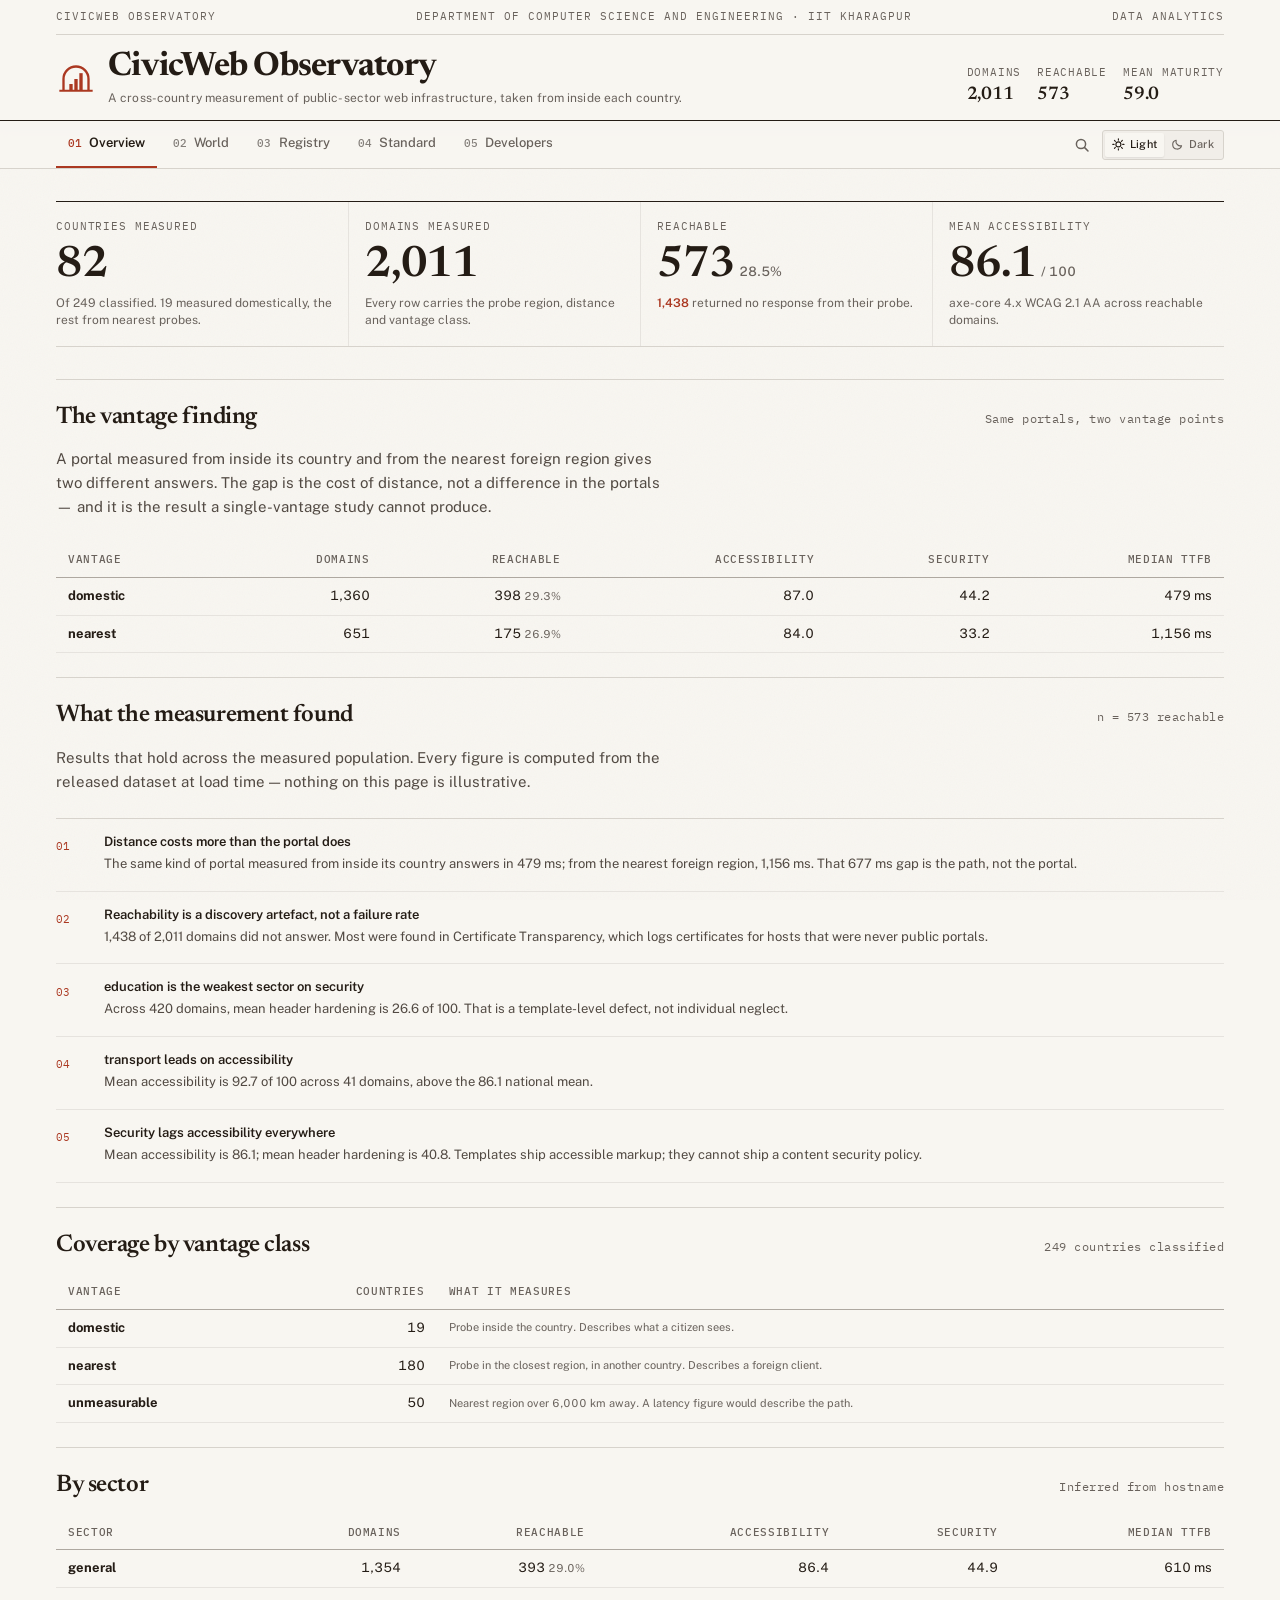
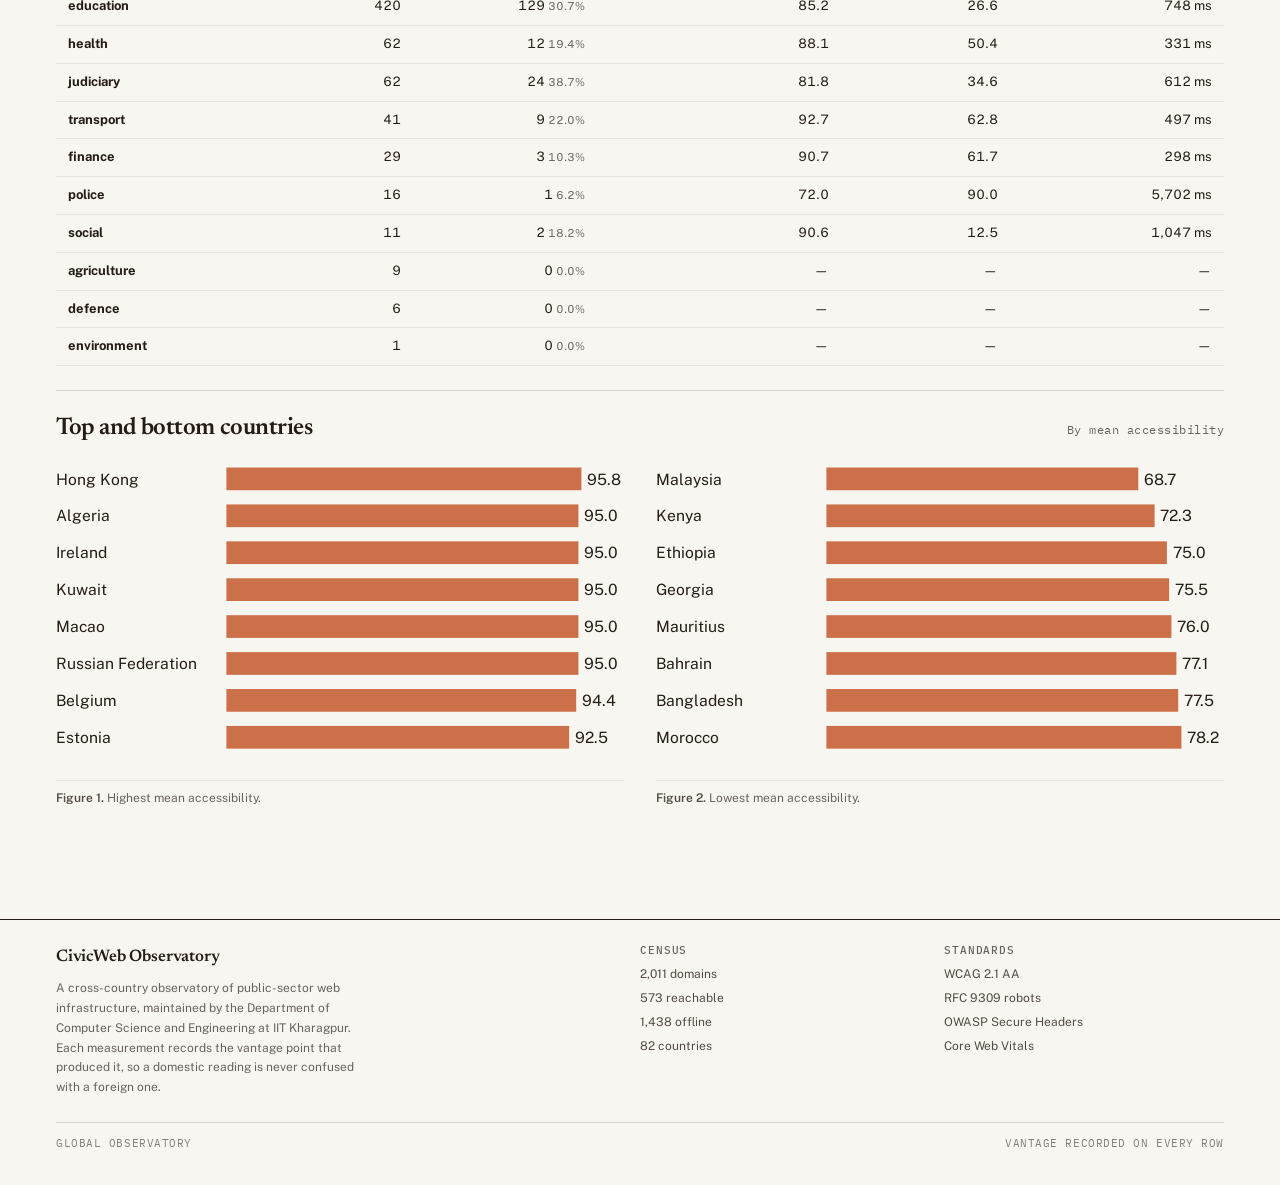
<file: dashboard/index.html>
<!DOCTYPE html>
<html lang="en">
<head>
<meta charset="UTF-8">
<meta name="viewport" content="width=device-width, initial-scale=1">
<title>CivicWeb Observatory — Global Public Web Infrastructure Observatory</title>
<meta name="description" content="A cross-country measurement of public-sector web infrastructure, using axe-core 4.x, real TLS handshakes, the OWASP Secure Headers directive set, and headless-Chromium mobile rendering. Every row records the vantage point that produced it.">
<meta name="color-scheme" content="light dark">
<link rel="stylesheet" href="static/app.css">
<link rel="icon" href="static/favicon.svg" type="image/svg+xml">
<link rel="apple-touch-icon" href="static/favicon.svg">
<script src="static/dataset.js" defer></script>
<script src="static/world.js" defer></script>
<script src="static/world_map.js" defer></script>
<script src="static/global.js" defer></script>
<script src="static/app.js" defer></script>
</head>
<body>

<a class="skip-link" href="#main">Skip to content</a>

<!-- ============================================================ masthead -->
<header class="masthead">
  <div class="shell">
    <div class="masthead__top">
      <span>CivicWeb Observatory</span>
      <span class="hide-sm">Department of Computer Science and Engineering &middot; IIT Kharagpur</span>
      <span>Data Analytics</span>
    </div>

    <div class="masthead__main">
      <div class="wordmark">
        <svg class="wordmark__mark" viewBox="0 0 48 48" aria-hidden="true">
          <g fill="none" stroke="currentColor" stroke-width="2.8" stroke-linecap="butt">
            <path d="M9 38V24a15 15 0 0 1 30 0v14" />
            <path d="M4 38h40" stroke-width="2.4" />
          </g>
          <g fill="currentColor">
            <rect x="16" y="30" width="4" height="8" />
            <rect x="22" y="24" width="4" height="14" />
            <rect x="28" y="17" width="4" height="21" />
          </g>
        </svg>
        <div class="wordmark__text">
          <div class="wordmark__name">CivicWeb Observatory</div>
          <p class="wordmark__sub">A cross-country measurement of public-sector web infrastructure, taken from inside each country.</p>
        </div>
      </div>

      <div class="masthead__meta">
        <div class="masthead__stat">Domains<b data-bind="total">&mdash;</b></div>
        <div class="masthead__stat">Reachable<b data-bind="reachable">&mdash;</b></div>
        <div class="masthead__stat">Mean maturity<b data-bind="maturity">&mdash;</b></div>
      </div>
    </div>
  </div>
</header>

<!-- ================================================================ rail -->
<nav class="rail" aria-label="Sections">
  <div class="shell">
    <div class="rail__inner" role="tablist" aria-label="Observatory sections">
      <button class="rail__btn" role="tab" id="tab-overview" aria-controls="view-overview" aria-selected="true" data-view="overview">
        <span class="rail__num">01</span>Overview
      </button>
      <button class="rail__btn" role="tab" id="tab-world" aria-controls="view-world" aria-selected="false" tabindex="-1" data-view="world">
        <span class="rail__num">02</span>World
      </button>
      <button class="rail__btn" role="tab" id="tab-registry" aria-controls="view-registry" aria-selected="false" tabindex="-1" data-view="registry">
        <span class="rail__num">03</span>Registry
      </button>
      <button class="rail__btn" role="tab" id="tab-standard" aria-controls="view-standard" aria-selected="false" tabindex="-1" data-view="standard">
        <span class="rail__num">04</span>Standard
      </button>
      <button class="rail__btn" role="tab" id="tab-developers" aria-controls="view-developers" aria-selected="false" tabindex="-1" data-view="developers">
        <span class="rail__num">05</span>Developers
      </button>

      <div class="rail__spacer"></div>

      <div class="rail__tools">
        <button class="icon-btn" id="palette-open" type="button" aria-label="Search domains (press slash)" title="Search domains — /">
          <svg viewBox="0 0 16 16" fill="none" stroke="currentColor" stroke-width="1.5" aria-hidden="true">
            <circle cx="7" cy="7" r="4.6"/><path d="M10.4 10.4L14 14" stroke-linecap="round"/>
          </svg>
        </button>

        <div class="theme-switch" role="group" aria-label="Colour theme">
          <button class="theme-switch__btn" type="button" data-theme-set="light" aria-pressed="false">
            <svg viewBox="0 0 16 16" fill="none" stroke="currentColor" stroke-width="1.4" aria-hidden="true">
              <circle cx="8" cy="8" r="3.1"/>
              <path d="M8 1v1.6M8 13.4V15M1 8h1.6M13.4 8H15M3.05 3.05l1.13 1.13M11.82 11.82l1.13 1.13M12.95 3.05l-1.13 1.13M4.18 11.82l-1.13 1.13" stroke-linecap="round"/>
            </svg>
            <span>Light</span>
          </button>
          <button class="theme-switch__btn" type="button" data-theme-set="dark" aria-pressed="false">
            <svg viewBox="0 0 16 16" fill="none" stroke="currentColor" stroke-width="1.4" aria-hidden="true">
              <path d="M13.2 9.6A5.6 5.6 0 0 1 6.4 2.8a5.6 5.6 0 1 0 6.8 6.8z" stroke-linejoin="round"/>
            </svg>
            <span>Dark</span>
          </button>
        </div>
      </div>
    </div>
  </div>
</nav>

<main id="main">
  <div class="shell">

    <!-- ======================================================== 01 OVERVIEW -->
    <section class="view" id="view-overview" role="tabpanel" aria-labelledby="tab-overview" tabindex="0">

      <div class="band" aria-label="Headline figures">
        <div class="band__cell">
          <span class="band__label">Countries measured</span>
          <div class="band__value" data-bind="countries">&mdash;</div>
          <p class="band__note">Of 249 classified. 19 measured domestically, the rest from nearest probes.</p>
        </div>
        <div class="band__cell">
          <span class="band__label">Domains measured</span>
          <div class="band__value" data-bind="total">&mdash;</div>
          <p class="band__note">Every row carries the probe region, distance and vantage class.</p>
        </div>
        <div class="band__cell">
          <span class="band__label">Reachable</span>
          <div class="band__value"><span data-bind="reachable">&mdash;</span><span class="band__unit" data-bind="reachablePct">&mdash;</span></div>
          <p class="band__note"><em data-bind="unreachable">&mdash;</em> returned no response from their probe.</p>
        </div>
        <div class="band__cell">
          <span class="band__label">Mean accessibility</span>
          <div class="band__value"><span data-bind="acc">&mdash;</span><span class="band__unit">/ 100</span></div>
          <p class="band__note">axe-core 4.x WCAG 2.1 AA across reachable domains.</p>
        </div>
      </div>

      <div class="stack" style="margin-top: var(--s6)">

        <section class="section">
          <div class="section__head">
            <h2 class="section__title">The vantage finding</h2>
            <span class="section__note">Same portals, two vantage points</span>
          </div>
          <p class="section__lede">
            A portal measured from inside its country and from the nearest foreign region gives two
            different answers. The gap is the cost of distance, not a difference in the portals &mdash;
            and it is the result a single-vantage study cannot produce.
          </p>
          <div class="table-wrap">
            <table class="table" id="overview-vantage">
              <thead>
                <tr>
                  <th>Vantage</th><th class="num">Domains</th>
                  <th class="num">Reachable</th><th class="num">Accessibility</th>
                  <th class="num">Security</th><th class="num">Median TTFB</th>
                </tr>
              </thead>
              <tbody></tbody>
            </table>
          </div>
        </section>

        <section class="section">
          <div class="section__head">
            <h2 class="section__title">What the measurement found</h2>
            <span class="section__note">n = <span data-bind="reachable">&mdash;</span> reachable</span>
          </div>
          <p class="section__lede">
            Results that hold across the measured population. Every figure is computed from the released
            dataset at load time &mdash; nothing on this page is illustrative.
          </p>
          <ol class="findings" id="findings"></ol>
        </section>

        <section class="section">
          <div class="section__head">
            <h2 class="section__title">Coverage by vantage class</h2>
            <span class="section__note">249 countries classified</span>
          </div>
          <div class="table-wrap">
            <table class="table" id="overview-coverage">
              <thead>
                <tr><th>Vantage</th><th class="num">Countries</th><th>What it measures</th></tr>
              </thead>
              <tbody></tbody>
            </table>
          </div>
        </section>

        <section class="section">
          <div class="section__head">
            <h2 class="section__title">By sector</h2>
            <span class="section__note">Inferred from hostname</span>
          </div>
          <div class="table-wrap">
            <table class="table" id="overview-sectors">
              <thead>
                <tr>
                  <th>Sector</th><th class="num">Domains</th>
                  <th class="num">Reachable</th><th class="num">Accessibility</th>
                  <th class="num">Security</th><th class="num">Median TTFB</th>
                </tr>
              </thead>
              <tbody></tbody>
            </table>
          </div>
        </section>

        <section class="section">
          <div class="section__head">
            <h2 class="section__title">Top and bottom countries</h2>
            <span class="section__note">By mean accessibility</span>
          </div>
          <div class="split split--even">
            <figure class="figure">
              <div id="chart-top-countries"></div>
              <figcaption class="figure__caption"><b>Figure 1.</b> Highest mean accessibility.</figcaption>
            </figure>
            <figure class="figure">
              <div id="chart-bottom-countries"></div>
              <figcaption class="figure__caption"><b>Figure 2.</b> Lowest mean accessibility.</figcaption>
            </figure>
          </div>
        </section>

      </div>
    </section>

    <!-- =========================================================== 02 WORLD -->
    <section class="view" id="view-world" role="tabpanel" aria-labelledby="tab-world" tabindex="0" hidden>
      <div class="section" style="border-top:0; padding-top:0">
        <div class="section__head">
          <h2 class="section__title">World coverage</h2>
          <span class="section__note" id="world-note">249 countries classified</span>
        </div>
        <p class="section__lede">
          Every country is classified by the vantage point that measured it. A
          <b>domestic</b> probe sits inside the country and describes what a citizen sees. A
          <b>nearest</b> probe sits in the closest available region and describes what a foreign
          client sees. The two are never conflated.
        </p>
      </div>

      <div class="world-wrap">
        <svg class="world-map" id="world-map" viewBox="0 0 1000 500" role="img"
             aria-label="World map of measurement coverage by vantage class"></svg>
        <div class="world-legend" id="world-legend"></div>
      </div>

      <div class="world-filters" id="world-filters" role="group" aria-label="Filter countries by status"></div>

      <div class="atlas" style="margin-top: var(--s5)">
        <div class="dossier" id="country-dossier">
          <div class="dossier__head">
            <h3 class="dossier__name" id="country-name">&mdash;</h3>
            <span class="dossier__rank" id="country-vantage"></span>
          </div>
          <div class="dossier__grid">
            <div class="dossier__cell">
              <span class="dossier__k">Domains</span>
              <div class="dossier__v" id="country-domains">&mdash;</div>
            </div>
            <div class="dossier__cell">
              <span class="dossier__k">Reachable</span>
              <div class="dossier__v" id="country-reach">&mdash;</div>
            </div>
            <div class="dossier__cell">
              <span class="dossier__k">Accessibility</span>
              <div class="dossier__v" id="country-acc">&mdash;</div>
            </div>
            <div class="dossier__cell">
              <span class="dossier__k">Security</span>
              <div class="dossier__v" id="country-sec">&mdash;</div>
            </div>
            <div class="dossier__cell">
              <span class="dossier__k">Maturity</span>
              <div class="dossier__v" id="country-mat">&mdash;</div>
            </div>
            <div class="dossier__cell">
              <span class="dossier__k">Median TTFB</span>
              <div class="dossier__v" id="country-ttfb">&mdash;</div>
            </div>
          </div>
          <p class="dossier__note" id="country-note"></p>
          <div style="margin-top: var(--s4); display:flex; gap: var(--s2); flex-wrap: wrap">
            <button class="btn" type="button" id="country-open-registry">
              <svg viewBox="0 0 16 16" fill="none" stroke="currentColor" stroke-width="1.5" aria-hidden="true"><circle cx="7" cy="7" r="4.6"/><path d="M10.4 10.4L14 14" stroke-linecap="round"/></svg>
              Open in registry
            </button>
            <button class="btn" type="button" id="country-copy">Copy summary</button>
          </div>
        </div>

        <div class="stack">
          <h3 class="section__title" style="font-size:var(--fs-h3); font-family:var(--font-ui); font-weight:600">
            What each vantage class can claim
          </h3>
          <div class="table-wrap">
            <table class="table" id="world-vantages">
              <thead>
                <tr><th>Vantage</th><th class="num">Countries</th><th>What it measures</th></tr>
              </thead>
              <tbody></tbody>
            </table>
          </div>
          <p class="future-note">
            A portal measured from both inside and outside its country answers how much of its measured
            quality is the portal and how much is the path to it. That comparison is the contribution.
          </p>
        </div>
      </div>

      <section class="section" style="margin-top: var(--s6)">
        <div class="section__head">
          <h2 class="section__title">Country ranking</h2>
          <span class="section__note">Measured countries, by accessibility</span>
        </div>
        <div class="ledger-scroll">
          <table class="ledger" id="country-rank">
            <thead>
              <tr>
                <th scope="col" style="width:3rem">#</th>
                <th scope="col">Country</th>
                <th scope="col">Vantage</th>
                <th scope="col" style="text-align:right">Domains</th>
                <th scope="col" style="text-align:right">Reachable</th>
                <th scope="col" style="text-align:right">Accessibility</th>
                <th scope="col" style="text-align:right">Security</th>
                <th scope="col" style="text-align:right">Median TTFB</th>
              </tr>
            </thead>
            <tbody id="country-rank-body"></tbody>
          </table>
        </div>
      </section>
    </section>

    <!-- ========================================================= 03 REGISTRY -->
    <section class="view" id="view-registry" role="tabpanel" aria-labelledby="tab-registry" tabindex="0" hidden>
      <div class="section" style="border-top:0; padding-top:0">
        <div class="section__head">
          <h2 class="section__title">Domain registry</h2>
          <span class="section__note">Every measured domain</span>
        </div>
        <p class="section__lede">
          Every domain with its measured values and the probe that produced them. A domain that did not
          answer keeps its diagnostic reason instead of a zero score, so a missing number always means
          &ldquo;not measured&rdquo; rather than &ldquo;measured as zero&rdquo;.
        </p>
      </div>

      <div class="ledger-tools">
        <div class="field">
          <label class="field__label" for="registry-search">Search</label>
          <input class="input input--search" id="registry-search" type="search"
                 placeholder="domain, entity, country&hellip;" autocomplete="off">
        </div>
        <div class="field">
          <label class="field__label" for="registry-tier">Tier</label>
          <select class="select" id="registry-tier">
            <option value="all">All tiers</option>
          </select>
        </div>
        <div class="field">
          <label class="field__label" for="registry-status">Status</label>
          <select class="select" id="registry-status">
            <option value="all">All</option>
            <option value="reachable" selected>Reachable</option>
            <option value="unreachable">Unreachable</option>
          </select>
        </div>
        <div class="field">
          <label class="field__label" for="registry-sort">Sort</label>
          <select class="select" id="registry-sort">
            <option value="domain">Domain, A to Z</option>
            <option value="acc">Accessibility, high to low</option>
            <option value="sec">Security, high to low</option>
            <option value="lat">Latency, low to high</option>
          </select>
        </div>
        <button class="btn" type="button" id="registry-export">
          <svg viewBox="0 0 16 16" fill="none" stroke="currentColor" stroke-width="1.5" aria-hidden="true"><path d="M8 2v8M4.8 7.2L8 10.4l3.2-3.2M2.5 12.5h11" stroke-linecap="round" stroke-linejoin="round"/></svg>
          Export CSV
        </button>
      </div>

      <div class="ledger-scroll">
        <table class="ledger" id="registry-table">
          <thead>
            <tr>
              <th scope="col">Domain</th>
              <th scope="col">Entity</th>
              <th scope="col">Tier</th>
              <th scope="col">Country</th>
              <th scope="col" style="text-align:right">Reachable</th>
              <th scope="col" style="text-align:right">Access.</th>
              <th scope="col" style="text-align:right">Security</th>
              <th scope="col" style="text-align:right">TTFB</th>
            </tr>
          </thead>
          <tbody id="registry-body"></tbody>
        </table>
      </div>

      <div class="pager">
        <span class="pager__count" id="registry-count">&mdash;</span>
        <div class="pager__nav">
          <button class="btn" type="button" id="registry-prev">Previous</button>
          <span class="pager__pos" id="registry-page">&mdash;</span>
          <button class="btn" type="button" id="registry-next">Next</button>
        </div>
      </div>
    </section>

    <!-- ======================================================== 04 STANDARD -->
    <section class="view" id="view-standard" role="tabpanel" aria-labelledby="tab-standard" tabindex="0" hidden>
      <div class="section" style="border-top:0; padding-top:0">
        <div class="section__head">
          <h2 class="section__title">The five-pillar standard</h2>
          <span class="section__note">10 sub-features &middot; 20 columns</span>
        </div>
        <p class="section__lede">
          An earlier iteration carried more than seventy uncalibrated columns. Most were correlated
          restatements of the same measurement, which makes a composite index arbitrary. The standard now
          holds exactly five orthogonal pillars and two defensible sub-features each, every one traceable to
          a published specification.
        </p>
      </div>

      <div class="pillars" id="pillars"></div>

      <section class="section" style="margin-top: var(--s6)">
        <div class="section__head">
          <h2 class="section__title">Composite index</h2>
          <span class="section__note">Weighted, 0&ndash;100</span>
        </div>
        <div class="split split--wide-left">
          <div class="prose">
            <p>
              The composite is a fixed linear weighting, not a fitted model. Accessibility carries the
              largest weight because it is the only pillar with a statutory obligation behind it under the
              Rights of Persons with Disabilities Act. Security follows because header absence is a
              measurable defect rather than a judgement call.
            </p>
            <p style="margin-top: var(--s3)">
              Speed is scored as <code>max(0, 100 &minus; 15 &times; LCP)</code>, so a portal at the 2.5&nbsp;s
              Core Web Vitals threshold scores 62.5 on that term and a portal at 6&nbsp;s scores zero. The
              two binary reach terms are deliberately small: they describe coverage, not quality.
            </p>
          </div>
          <div class="code">
            <div class="code__bar"><span>Composite index</span><span>weights</span></div>
            <pre><span class="c"># M = weighted sum of five pillars</span>
M = 0.30 * accessibility
  + 0.25 * security_headers
  + 0.20 * max(0, 100 - 15 * lcp_sec)
  + 0.10 * multilingual
  + 0.05 * mobile_responsive
  + 0.05 * citizen_services
  + 0.05 * s3waas_platform</pre>
          </div>
        </div>
      </section>

      <section class="section">
        <div class="section__head">
          <h2 class="section__title">Schema</h2>
          <span class="section__note">20 columns, no derived duplicates</span>
        </div>
        <div class="ledger-scroll">
          <table class="ledger">
            <thead>
              <tr>
                <th scope="col">Column</th>
                <th scope="col">Type</th>
                <th scope="col">Pillar</th>
                <th scope="col">Definition</th>
              </tr>
            </thead>
            <tbody id="schema-body"></tbody>
          </table>
        </div>
      </section>
    </section>

    <!-- ====================================================== 05 DEVELOPERS -->
    <section class="view" id="view-developers" role="tabpanel" aria-labelledby="tab-developers" tabindex="0" hidden>
      <div class="section" style="border-top:0; padding-top:0">
        <div class="section__head">
          <h2 class="section__title">Developers</h2>
          <span class="section__note">Dataset &middot; package &middot; CLI</span>
        </div>
        <p class="section__lede">
          The dataset ships as Parquet, CSV and JSON, with a Python package and a CLI. Everything on this
          site is computed from the same release, so any figure can be reproduced without trusting the
          interface.
        </p>
      </div>

      <div class="stack">

        <section class="section">
          <div class="section__head">
            <h2 class="section__title">Quick start</h2>
            <span class="section__note">Python 3.9+</span>
          </div>
          <div class="code">
            <div class="code__bar"><span>shell</span><span>pip</span></div>
            <pre>pip install civicweb-observatory</pre>
          </div>
          <div class="code" style="margin-top:var(--s3)">
            <div class="code__bar"><span>Python</span><span>pandas &middot; pyarrow</span></div>
            <pre><span class="k">import</span> civicweb_observatory <span class="k">as</span> cwo

df   = cwo.load()                    <span class="c"># every measured domain</span>
live = cwo.load(reachable=<span class="k">True</span>)      <span class="c"># only those that answered</span>

cwo.country_summary()                <span class="c"># one row per country</span>
cwo.sector_summary()                 <span class="c"># one row per sector</span>
cwo.vantage_comparison()             <span class="c"># domestic vs nearest</span></pre>
          </div>
        </section>

        <section class="section">
          <div class="section__head">
            <h2 class="section__title">Schema</h2>
            <span class="section__note">20 columns</span>
          </div>
          <div class="table-wrap">
            <table class="table" id="schema-table">
              <thead>
                <tr><th>Column</th><th>Type</th><th>Meaning</th></tr>
              </thead>
              <tbody></tbody>
            </table>
          </div>
        </section>

        <section class="section">
          <div class="section__head">
            <h2 class="section__title">Query recipes</h2>
            <span class="section__note">Copy and run</span>
          </div>

          <div class="code">
            <div class="code__bar"><span>Which countries score worst on security?</span><span>pandas</span></div>
            <pre>live = cwo.load(reachable=<span class="k">True</span>)
live.groupby(<span class="s">"probe_country"</span>)[<span class="s">"sub_security_headers_score"</span>] \
    .agg([<span class="s">"count"</span>, <span class="s">"mean"</span>]) \
    .query(<span class="s">"count >= 10"</span>) \
    .sort_values(<span class="s">"mean"</span>) \
    .head(<span class="s">10</span>)</pre>
          </div>

          <div class="code" style="margin-top:var(--s3)">
            <div class="code__bar"><span>How much does distance cost?</span><span>pandas</span></div>
            <pre>live = cwo.load(reachable=<span class="k">True</span>)
live.groupby(<span class="s">"domestic_probe"</span>)[<span class="s">"sub_response_latency_ms"</span>] \
    .agg([<span class="s">"count"</span>, <span class="s">"median"</span>, <span class="s">"mean"</span>])</pre>
          </div>

          <div class="code" style="margin-top:var(--s3)">
            <div class="code__bar"><span>Which sectors are worst on accessibility?</span><span>pandas</span></div>
            <pre>cwo.sector_summary().sort_values(<span class="s">"accessibility"</span>)</pre>
          </div>

          <div class="code" style="margin-top:var(--s3)">
            <div class="code__bar"><span>Export a filtered slice</span><span>pandas</span></div>
            <pre>df = cwo.load(reachable=<span class="k">True</span>, countries=[<span class="s">"IN"</span>, <span class="s">"GB"</span>, <span class="s">"JP"</span>])
df.to_parquet(<span class="s">"slice.parquet"</span>, index=<span class="k">False</span>)</pre>
          </div>
        </section>

        <section class="section">
          <div class="section__head">
            <h2 class="section__title">Command line</h2>
            <span class="section__note">No Python required</span>
          </div>
          <div class="code">
            <div class="code__bar"><span>shell</span><span>civicweb</span></div>
            <pre>civicweb info                       <span class="c"># release shape and headline figures</span>
civicweb countries --top 10         <span class="c"># ranked by accessibility</span>
civicweb sectors                    <span class="c"># sector breakdown</span>
civicweb vantage                    <span class="c"># domestic vs nearest</span>
civicweb query --country IN --min-accessibility 90
civicweb export --format csv --out slice.csv --reachable-only</pre>
          </div>
        </section>

        <section class="section">
          <div class="section__head">
            <h2 class="section__title">Reproduce a figure</h2>
            <span class="section__note">Every number on this site</span>
          </div>
          <div class="code">
            <div class="code__bar"><span>Python</span><span>pandas</span></div>
            <pre><span class="k">import</span> pandas <span class="k">as</span> pd

df   = pd.read_parquet(<span class="s">"resources/civicweb_observatory_clean.parquet"</span>)
live = df[df[<span class="s">"is_reachable"</span>]]

<span class="c"># Headline figures</span>
<span class="k">print</span>(<span class="s">"domains   "</span>, <span class="k">len</span>(df))
<span class="k">print</span>(<span class="s">"reachable "</span>, <span class="k">len</span>(live))
<span class="k">print</span>(<span class="s">"countries "</span>, df[<span class="s">"probe_country"</span>].nunique())
<span class="k">print</span>(<span class="s">"acc       "</span>, <span class="k">round</span>(live[<span class="s">"sub_accessibility_score"</span>].mean(), <span class="s">1</span>))
<span class="k">print</span>(<span class="s">"sec       "</span>, <span class="k">round</span>(live[<span class="s">"sub_security_headers_score"</span>].mean(), <span class="s">1</span>))

<span class="c"># The vantage finding</span>
<span class="k">print</span>(live.groupby(<span class="s">"domestic_probe"</span>)[<span class="s">"sub_response_latency_ms"</span>].median())</pre>
          </div>
        </section>

        <section class="section">
          <div class="section__head">
            <h2 class="section__title">What the data cannot tell you</h2>
          </div>
          <ul class="findings">
            <li><span class="findings__idx">01</span><div class="findings__body"><h3>Automated testing is not conformance</h3><p>axe-core catches a subset of WCAG failures. It cannot judge cognitive load, screen-reader audio flow or reading order. A domain scoring well here is free of the machine-detectable defects we tested for; it is not thereby WCAG-conformant.</p></div></li>
            <li><span class="findings__idx">02</span><div class="findings__body"><h3>LCP is estimated, never measured</h3><p>Largest Contentful Paint is derived from time to first byte and payload size. A true LCP needs a browser paint trace, which we did not run at scale.</p></div></li>
            <li><span class="findings__idx">03</span><div class="findings__body"><h3>Nearest probes are not domestic</h3><p>180 countries were measured from a probe in another country. The <code>domestic_probe</code> column says which. Filter on it before making a claim about what a citizen experiences.</p></div></li>
            <li><span class="findings__idx">04</span><div class="findings__body"><h3>Discovery is not verification</h3><p>A domain in the registry was observed in an auditable source. It was not confirmed to be an operational citizen portal, which is why reachability is 30% rather than near 100%.</p></div></li>
            <li><span class="findings__idx">05</span><div class="findings__body"><h3>One snapshot</h3><p>This release is a single observation. The dataset carries no per-domain timestamp series, so no trend claim is supported.</p></div></li>
          </ul>
        </section>

      </div>
    </section>

  </div>
</main>

<!-- ============================================================= colophon -->
<footer class="colophon">
  <div class="shell">
    <div class="colophon__grid">
      <div>
        <div class="colophon__title">CivicWeb Observatory</div>
        <p class="colophon__body">
          A cross-country observatory of public-sector web infrastructure, maintained by the Department of Computer Science and Engineering at IIT Kharagpur. Each measurement records the vantage point that produced it, so a domestic reading is never confused with a foreign one.
        </p>
      </div>
      <div>
        <h3 class="colophon__h">Census</h3>
        <ul class="colophon__list">
          <li><span data-bind="total">&mdash;</span> domains</li>
          <li><span data-bind="reachable">&mdash;</span> reachable</li>
          <li><span data-bind="unreachable">&mdash;</span> offline</li>
          <li><span data-bind="countries">&mdash;</span> countries</li>
        </ul>
      </div>
      <div>
        <h3 class="colophon__h">Standards</h3>
        <ul class="colophon__list">
          <li>WCAG 2.1 AA</li>
          <li>RFC 9309 robots</li>
          <li>OWASP Secure Headers</li>
          <li>Core Web Vitals</li>
        </ul>
      </div>
    </div>
    <div class="colophon__foot">
      <span>Global Observatory</span>
      <span>Vantage recorded on every row</span>
    </div>
  </div>
</footer>

<!-- ================================================================ chrome -->
<div class="tip" id="tip" role="tooltip" aria-hidden="true"></div>

<div class="palette" id="palette" hidden>
  <div class="palette__panel" role="dialog" aria-modal="true" aria-label="Search domains">
    <input class="palette__input" id="palette-input" type="text" placeholder="Search domains, entities and districts&hellip;" autocomplete="off" spellcheck="false">
    <ul class="palette__list" id="palette-list" role="listbox" aria-label="Results"></ul>
  </div>
</div>

<noscript>
  <div class="shell" style="padding-block: var(--s6)">
    <p class="prose">
      This observatory renders its figures from the released dataset in the browser. Enable JavaScript to
      view the charts, or read the same numbers directly from
      <code>resources/civicweb_observatory_clean.parquet</code>.
    </p>
  </div>
</noscript>

</body>
</html>
</file>
<file: dashboard/static/app.css>
/* Hallmark · macrostructure: Stat-Led Almanac · genre: editorial / institutional
 * theme: custom "Survey Paper" · type: Newsreader / Public Sans / IBM Plex Mono
 * pre-emit critique: P5 H5 E5 S5 R5 V5
 *
 * Design intent: this is a national statistical instrument, not a SaaS product.
 * The visual language borrows from printed census atlases and government
 * bulletins — warm paper, hairline rules, one oxide accent, tabular figures,
 * and real geography. No gradients on surfaces, no glass, no glow, no emoji.
 */

/* ------------------------------------------------------------------ fonts */

@font-face {
  font-family: 'Newsreader';
  font-style: normal;
  font-weight: 400;
  font-display: swap;
  src: url('fonts/newsreader-400.woff2') format('woff2');
}
@font-face {
  font-family: 'Newsreader';
  font-style: normal;
  font-weight: 600;
  font-display: swap;
  src: url('fonts/newsreader-600.woff2') format('woff2');
}
@font-face {
  font-family: 'Newsreader';
  font-style: normal;
  font-weight: 700;
  font-display: swap;
  src: url('fonts/newsreader-700.woff2') format('woff2');
}
@font-face {
  font-family: 'Newsreader';
  font-style: italic;
  font-weight: 400;
  font-display: swap;
  src: url('fonts/newsreader-400-italic.woff2') format('woff2');
}
@font-face {
  font-family: 'Public Sans';
  font-style: normal;
  font-weight: 400;
  font-display: swap;
  src: url('fonts/publicsans-400.woff2') format('woff2');
}
@font-face {
  font-family: 'Public Sans';
  font-style: normal;
  font-weight: 500;
  font-display: swap;
  src: url('fonts/publicsans-500.woff2') format('woff2');
}
@font-face {
  font-family: 'Public Sans';
  font-style: normal;
  font-weight: 600;
  font-display: swap;
  src: url('fonts/publicsans-600.woff2') format('woff2');
}
@font-face {
  font-family: 'Public Sans';
  font-style: normal;
  font-weight: 700;
  font-display: swap;
  src: url('fonts/publicsans-700.woff2') format('woff2');
}
@font-face {
  font-family: 'IBM Plex Mono';
  font-style: normal;
  font-weight: 400;
  font-display: swap;
  src: url('fonts/plexmono-400.woff2') format('woff2');
}
@font-face {
  font-family: 'IBM Plex Mono';
  font-style: normal;
  font-weight: 500;
  font-display: swap;
  src: url('fonts/plexmono-500.woff2') format('woff2');
}

/* ----------------------------------------------------------------- tokens */

:root {
  /* Surfaces — warm paper, never pure white */
  --paper: oklch(0.972 0.006 85);
  --paper-2: oklch(0.951 0.008 84);
  --paper-3: oklch(0.928 0.010 82);
  --paper-sunk: oklch(0.905 0.011 80);

  /* Ink — warm near-black, never #000. Contrast on --paper:
     ink 14.6:1 · ink-2 8.4:1 · ink-3 5.5:1 · ink-4 3.7:1 */
  --ink: oklch(0.235 0.018 62);
  --ink-2: oklch(0.415 0.016 62);
  --ink-3: oklch(0.500 0.013 65);
  --ink-4: oklch(0.600 0.010 70);

  /* Rules */
  --rule: oklch(0.868 0.011 80);
  --rule-strong: oklch(0.735 0.014 76);
  --rule-faint: oklch(0.918 0.008 82);

  /* Single accent — oxide / vermillion, the colour of a printed stamp */
  --oxide: oklch(0.505 0.155 33);
  --oxide-deep: oklch(0.415 0.135 32);
  --oxide-wash: oklch(0.945 0.028 45);

  /* Sequential data ramp — pale sand to oxide */
  --data-1: oklch(0.902 0.022 80);
  --data-2: oklch(0.845 0.052 70);
  --data-3: oklch(0.755 0.088 56);
  --data-4: oklch(0.640 0.128 43);
  --data-5: oklch(0.520 0.152 33);

  /* Semantic — used only for status, never decoration */
  --ok: oklch(0.520 0.098 155);
  --warn: oklch(0.640 0.125 72);
  --fail: oklch(0.520 0.155 25);

  /* Type */
  --font-display: 'Newsreader', 'Iowan Old Style', Georgia, serif;
  --font-ui: 'Public Sans', -apple-system, 'Segoe UI', sans-serif;
  --font-mono: 'IBM Plex Mono', ui-monospace, 'Cascadia Mono', monospace;

  --fs-display: clamp(2.5rem, 5.6vw, 4.25rem);
  --fs-h1: clamp(1.65rem, 3vw, 2.35rem);
  --fs-h2: clamp(1.2rem, 1.9vw, 1.5rem);
  --fs-h3: 1.0625rem;
  --fs-body: 0.9375rem;
  --fs-sm: 0.8125rem;
  --fs-xs: 0.75rem;
  --fs-micro: 0.6875rem;

  /* Space */
  --s1: 0.25rem;
  --s2: 0.5rem;
  --s3: 0.75rem;
  --s4: 1rem;
  --s5: 1.5rem;
  --s6: 2rem;
  --s7: 3rem;
  --s8: 4rem;

  --measure: 68ch;
  --shell: 78rem;
  --gutter: clamp(1rem, 4vw, 2.5rem);

  --ease: cubic-bezier(0.22, 0.61, 0.36, 1);
  --dur: 180ms;

  color-scheme: light;
}

[data-theme='dark'] {
  --paper: oklch(0.205 0.012 62);
  --paper-2: oklch(0.238 0.013 62);
  --paper-3: oklch(0.272 0.014 62);
  --paper-sunk: oklch(0.178 0.011 62);

  --ink: oklch(0.935 0.008 85);
  --ink-2: oklch(0.795 0.010 82);
  --ink-3: oklch(0.700 0.012 78);
  --ink-4: oklch(0.600 0.012 74);

  --rule: oklch(0.330 0.014 62);
  --rule-strong: oklch(0.440 0.016 62);
  --rule-faint: oklch(0.285 0.012 62);

  --oxide: oklch(0.700 0.148 40);
  --oxide-deep: oklch(0.780 0.130 44);
  --oxide-wash: oklch(0.300 0.045 40);

  --data-1: oklch(0.330 0.030 70);
  --data-2: oklch(0.440 0.062 58);
  --data-3: oklch(0.560 0.098 48);
  --data-4: oklch(0.660 0.130 40);
  --data-5: oklch(0.760 0.145 38);

  --ok: oklch(0.720 0.115 158);
  --warn: oklch(0.790 0.130 78);
  --fail: oklch(0.680 0.150 28);

  color-scheme: dark;
}

/* ------------------------------------------------------------------ reset */

*,
*::before,
*::after {
  box-sizing: border-box;
}

html {
  overflow-x: clip;
  -webkit-text-size-adjust: 100%;
  scroll-behavior: smooth;
}

body {
  margin: 0;
  overflow-x: clip;
  background: var(--paper);
  color: var(--ink);
  font-family: var(--font-ui);
  font-size: var(--fs-body);
  line-height: 1.6;
  font-synthesis-weight: none;
  -webkit-font-smoothing: antialiased;
  text-rendering: optimizeLegibility;
}

/* Paper grain — a printed surface, not a flat synthetic fill. */
body::before {
  content: '';
  position: fixed;
  inset: 0;
  z-index: 0;
  pointer-events: none;
  opacity: 0.035;
  background-image: url("data:image/svg+xml,%3Csvg xmlns='http://www.w3.org/2000/svg' width='140' height='140'%3E%3Cfilter id='n'%3E%3CfeTurbulence type='fractalNoise' baseFrequency='0.85' numOctaves='3'/%3E%3C/filter%3E%3Crect width='140' height='140' filter='url(%23n)'/%3E%3C/svg%3E");
}

[data-theme='dark'] body::before {
  opacity: 0.055;
}

img,
svg {
  display: block;
  max-width: 100%;
}

button,
input,
select {
  font: inherit;
  color: inherit;
}

h1,
h2,
h3,
h4,
p,
figure,
blockquote {
  margin: 0;
}

h1,
h2,
h3,
h4 {
  font-style: normal;
  font-weight: 600;
  line-height: 1.15;
  letter-spacing: -0.011em;
  overflow-wrap: anywhere;
  min-width: 0;
}

a {
  color: inherit;
  text-decoration-color: var(--rule-strong);
  text-underline-offset: 0.18em;
}

a:hover {
  text-decoration-color: var(--oxide);
}

:focus-visible {
  outline: 2px solid var(--oxide);
  outline-offset: 2px;
  border-radius: 1px;
}

::selection {
  background: var(--oxide-wash);
  color: var(--ink);
}

.sr-only {
  position: absolute;
  width: 1px;
  height: 1px;
  padding: 0;
  margin: -1px;
  overflow: hidden;
  clip-path: inset(50%);
  white-space: nowrap;
  border: 0;
}

.skip-link {
  position: absolute;
  top: -100%;
  left: var(--gutter);
  z-index: 100;
  padding: var(--s2) var(--s4);
  background: var(--ink);
  color: var(--paper);
  font-size: var(--fs-sm);
  font-weight: 600;
  text-decoration: none;
}

.skip-link:focus {
  top: var(--s2);
}

/* --------------------------------------------------------------- layout */

.shell {
  width: 100%;
  max-width: var(--shell);
  margin-inline: auto;
  padding-inline: var(--gutter);
  position: relative;
  z-index: 1;
}

.stack > * + * {
  margin-top: var(--s5);
}

.prose {
  max-width: var(--measure);
  color: var(--ink-2);
  font-size: var(--fs-body);
  line-height: 1.68;
}

.prose strong {
  color: var(--ink);
  font-weight: 600;
}

.prose code {
  font-family: var(--font-mono);
  font-size: 0.86em;
  color: var(--ink);
  background: var(--paper-2);
  padding: 0.1em 0.32em;
  border-radius: 2px;
}

/* ------------------------------------------------------------- masthead */

.masthead {
  border-bottom: 1px solid var(--ink);
  background: var(--paper);
  position: relative;
  z-index: 20;
}

.masthead__top {
  display: flex;
  align-items: baseline;
  justify-content: space-between;
  gap: var(--s4);
  padding-block: var(--s2);
  border-bottom: 1px solid var(--rule);
  font-family: var(--font-mono);
  font-size: var(--fs-micro);
  letter-spacing: 0.09em;
  text-transform: uppercase;
  color: var(--ink-3);
}

.masthead__top span {
  white-space: nowrap;
}

.masthead__top .dot {
  color: var(--rule-strong);
  padding-inline: var(--s2);
}

.masthead__main {
  display: flex;
  align-items: flex-end;
  justify-content: space-between;
  gap: var(--s5);
  padding-block: var(--s4) var(--s3);
  flex-wrap: wrap;
}

.wordmark {
  display: flex;
  align-items: baseline;
  gap: var(--s3);
  min-width: 0;
}

.wordmark__mark {
  width: 2.5rem;
  height: 2.5rem;
  flex: none;
  align-self: center;
  color: var(--oxide);
}

.wordmark__text {
  min-width: 0;
}

.wordmark__name {
  font-family: var(--font-display);
  font-size: clamp(1.5rem, 3.4vw, 2.1rem);
  font-weight: 700;
  letter-spacing: -0.022em;
  line-height: 1;
  color: var(--ink);
}

.wordmark__sub {
  margin-top: 0.3rem;
  font-size: var(--fs-xs);
  color: var(--ink-3);
  letter-spacing: 0.01em;
}

.masthead__meta {
  display: flex;
  align-items: center;
  gap: var(--s4);
  flex-wrap: wrap;
}

.masthead__stat {
  font-family: var(--font-mono);
  font-size: var(--fs-micro);
  letter-spacing: 0.07em;
  text-transform: uppercase;
  color: var(--ink-3);
  line-height: 1.5;
}

.masthead__stat b {
  display: block;
  font-family: var(--font-display);
  font-size: 1.15rem;
  font-weight: 600;
  letter-spacing: -0.01em;
  text-transform: none;
  color: var(--ink);
  font-variant-numeric: tabular-nums;
}

/* ------------------------------------------------------------ section rail */

.rail {
  position: sticky;
  top: 0;
  z-index: 30;
  background: color-mix(in oklch, var(--paper) 92%, transparent);
  backdrop-filter: blur(8px);
  border-bottom: 1px solid var(--rule);
}

.rail__inner {
  display: flex;
  align-items: stretch;
  gap: var(--s1);
  overflow-x: auto;
  scrollbar-width: none;
}

.rail__inner::-webkit-scrollbar {
  display: none;
}

.rail__btn {
  position: relative;
  flex: none;
  display: inline-flex;
  align-items: center;
  gap: 0.45rem;
  padding: var(--s3) var(--s3);
  background: none;
  border: 0;
  border-bottom: 2px solid transparent;
  color: var(--ink-3);
  font-size: var(--fs-sm);
  font-weight: 500;
  white-space: nowrap;
  cursor: pointer;
  transition: color var(--dur) var(--ease), border-color var(--dur) var(--ease);
}

.rail__btn:hover {
  color: var(--ink);
}

.rail__btn[aria-selected='true'] {
  color: var(--ink);
  border-bottom-color: var(--oxide);
  font-weight: 600;
}

.rail__num {
  font-family: var(--font-mono);
  font-size: var(--fs-micro);
  color: var(--ink-4);
  font-variant-numeric: tabular-nums;
}

.rail__btn[aria-selected='true'] .rail__num {
  color: var(--oxide);
}

.rail__spacer {
  flex: 1 1 auto;
  min-width: var(--s4);
}

.rail__tools {
  display: flex;
  align-items: center;
  gap: var(--s1);
  flex: none;
}

.icon-btn {
  display: inline-flex;
  align-items: center;
  justify-content: center;
  width: 2rem;
  height: 2rem;
  padding: 0;
  background: none;
  border: 1px solid transparent;
  border-radius: 3px;
  color: var(--ink-3);
  cursor: pointer;
  transition: color var(--dur) var(--ease), border-color var(--dur) var(--ease),
    background-color var(--dur) var(--ease);
}

.icon-btn:hover {
  color: var(--ink);
  border-color: var(--rule);
  background: var(--paper-2);
}

.icon-btn svg {
  width: 1rem;
  height: 1rem;
}

/* Explicit light / dark switch — a labelled segmented control, not a mystery icon */
.theme-switch {
  display: inline-flex;
  align-items: center;
  padding: 2px;
  border: 1px solid var(--rule);
  border-radius: 3px;
  background: var(--paper-2);
}

.theme-switch__btn {
  display: inline-flex;
  align-items: center;
  gap: 0.3rem;
  padding: 0.2rem 0.45rem;
  border: 0;
  border-radius: 2px;
  background: none;
  color: var(--ink-3);
  font-size: var(--fs-micro);
  font-weight: 500;
  letter-spacing: 0.02em;
  cursor: pointer;
  transition: background-color var(--dur) var(--ease), color var(--dur) var(--ease);
}

.theme-switch__btn svg {
  width: 0.8rem;
  height: 0.8rem;
}

.theme-switch__btn:hover {
  color: var(--ink);
}

.theme-switch__btn[aria-pressed='true'] {
  background: var(--paper);
  color: var(--ink);
  box-shadow: 0 1px 2px oklch(0 0 0 / 0.08);
}

@media (max-width: 560px) {
  .theme-switch__btn span {
    display: none;
  }

  .theme-switch__btn {
    padding: 0.25rem 0.4rem;
  }
}

/* ------------------------------------------------------------------ views */

.view {
  padding-block: var(--s6) var(--s8);
}

.view[hidden] {
  display: none;
}

/* --------------------------------------------------------------- stat band */

.band {
  display: grid;
  grid-template-columns: repeat(4, minmax(0, 1fr));
  border-top: 1px solid var(--ink);
  border-bottom: 1px solid var(--rule);
}

.band__cell {
  padding: var(--s4) var(--s4) var(--s4) 0;
  border-left: 1px solid var(--rule-faint);
  padding-left: var(--s4);
  min-width: 0;
}

.band__cell:first-child {
  border-left: 0;
  padding-left: 0;
}

.band__label {
  font-family: var(--font-mono);
  font-size: var(--fs-micro);
  letter-spacing: 0.08em;
  text-transform: uppercase;
  color: var(--ink-3);
  display: block;
}

.band__value {
  display: flex;
  align-items: baseline;
  gap: 0.3rem;
  margin-top: var(--s2);
  font-family: var(--font-display);
  font-size: clamp(1.9rem, 3.4vw, 2.7rem);
  font-weight: 600;
  letter-spacing: -0.028em;
  line-height: 1;
  color: var(--ink);
  font-variant-numeric: tabular-nums;
}

.band__unit {
  font-family: var(--font-ui);
  font-size: var(--fs-sm);
  font-weight: 500;
  letter-spacing: 0;
  color: var(--ink-3);
}

.band__note {
  margin-top: var(--s2);
  font-size: var(--fs-xs);
  color: var(--ink-3);
  line-height: 1.45;
}

.band__note em {
  font-style: normal;
  color: var(--oxide);
  font-weight: 600;
}

/* ---------------------------------------------------------------- section */

.section {
  border-top: 1px solid var(--rule);
  padding-top: var(--s5);
}

.section__head {
  display: flex;
  align-items: baseline;
  justify-content: space-between;
  gap: var(--s4);
  flex-wrap: wrap;
  margin-bottom: var(--s4);
}

.section__title {
  font-family: var(--font-display);
  font-size: var(--fs-h2);
  font-weight: 600;
  letter-spacing: -0.018em;
  color: var(--ink);
}

.section__note {
  font-size: var(--fs-xs);
  color: var(--ink-3);
  font-family: var(--font-mono);
  letter-spacing: 0.04em;
  min-width: 0;
  overflow-wrap: anywhere;
}

.section__lede {
  max-width: var(--measure);
  color: var(--ink-2);
  font-size: var(--fs-body);
  margin-bottom: var(--s5);
}

/* ------------------------------------------------------------------ split */

.split {
  display: grid;
  grid-template-columns: minmax(0, 7fr) minmax(0, 5fr);
  gap: var(--s6);
  align-items: start;
}

.split--even {
  grid-template-columns: repeat(2, minmax(0, 1fr));
}

.split--wide-left {
  grid-template-columns: minmax(0, 8fr) minmax(0, 4fr);
}

/* ----------------------------------------------------------------- figure */

.figure {
  min-width: 0;
}

.figure__caption {
  margin-top: var(--s3);
  padding-top: var(--s2);
  border-top: 1px solid var(--rule-faint);
  font-size: var(--fs-xs);
  color: var(--ink-3);
  line-height: 1.5;
}

.figure__caption b {
  color: var(--ink-2);
  font-weight: 600;
}

.figure svg {
  width: 100%;
  height: auto;
  overflow: visible;
}

/* Chart primitives */
.axis-line {
  stroke: var(--rule-strong);
  stroke-width: 1;
  shape-rendering: crispEdges;
}

.grid-line {
  stroke: var(--rule-faint);
  stroke-width: 1;
  shape-rendering: crispEdges;
}

.tick-label {
  font-family: var(--font-mono);
  font-size: 10px;
  fill: var(--ink-3);
  font-variant-numeric: tabular-nums;
}

.tick-label--strong {
  fill: var(--ink-2);
  font-weight: 500;
}

.bar {
  transition: opacity var(--dur) var(--ease);
}

.bar:hover {
  opacity: 0.78;
}

.value-label {
  font-family: var(--font-mono);
  font-size: 10.5px;
  fill: var(--ink-2);
  font-variant-numeric: tabular-nums;
}

.value-label--inverse {
  fill: var(--paper);
}

.cat-label {
  font-family: var(--font-ui);
  font-size: 11.5px;
  fill: var(--ink-2);
}

.cat-label--strong {
  fill: var(--ink);
  font-weight: 600;
}

/* --------------------------------------------------------------- findings */

.findings {
  list-style: none;
  padding: 0;
  margin: 0;
  border-top: 1px solid var(--rule);
}

.findings li {
  display: grid;
  grid-template-columns: 2.25rem minmax(0, 1fr);
  gap: var(--s3);
  padding-block: var(--s4);
  border-bottom: 1px solid var(--rule-faint);
}

.findings__idx {
  font-family: var(--font-mono);
  font-size: var(--fs-micro);
  color: var(--oxide);
  padding-top: 0.2rem;
  font-variant-numeric: tabular-nums;
}

.findings__body h3 {
  font-family: var(--font-ui);
  font-size: var(--fs-sm);
  font-weight: 600;
  color: var(--ink);
  letter-spacing: 0;
  margin-bottom: 0.25rem;
}

.findings__body p {
  font-size: var(--fs-sm);
  color: var(--ink-2);
  line-height: 1.6;
}

.findings__body .num {
  font-family: var(--font-mono);
  font-variant-numeric: tabular-nums;
  color: var(--ink);
  font-weight: 500;
}

/* ------------------------------------------------------------------ atlas */

.atlas {
  display: grid;
  grid-template-columns: minmax(0, 6fr) minmax(0, 5fr);
  gap: var(--s6);
  align-items: start;
}

.map-wrap {
  position: relative;
  min-width: 0;
}

.map-svg {
  width: 100%;
  height: auto;
  max-height: 74vh;
}

.map-state {
  stroke: var(--paper);
  stroke-width: 0.5;
  stroke-linejoin: round;
  shape-rendering: geometricPrecision;
  cursor: pointer;
  transition: fill 180ms ease, opacity 180ms ease, filter 150ms ease;
}

.map-state:hover,
.map-state:focus-visible {
  stroke: var(--ink);
  stroke-width: 1.2;
  filter: brightness(1.06);
  outline: none;
}

.map-state[aria-pressed='true'] {
  stroke: var(--paper);
  stroke-width: 0.5;
}

/* Selection outline is a separate overlay path so it is never clipped by a
   neighbouring polygon drawn later in document order. */
.map-selected-outline {
  fill: none;
  stroke: var(--ink);
  stroke-width: 2.5;
  stroke-linejoin: round;
  stroke-linecap: round;
  pointer-events: none;
  shape-rendering: geometricPrecision;
  opacity: 0;
}

.map-selected-outline.is-drawing {
  animation: map-outline-in 240ms var(--ease) forwards;
}

@keyframes map-outline-in {
  from {
    opacity: 0;
    stroke-width: 5;
  }
  to {
    opacity: 1;
    stroke-width: 2.5;
  }
}

@media (prefers-reduced-motion: reduce) {
  .map-selected-outline.is-drawing {
    animation: none;
    opacity: 1;
  }
  .map-state {
    transition: none;
  }
  .map-state:hover,
  .map-state:focus-visible {
    filter: none;
  }
}

.map-state--empty {
  fill: var(--paper-3);
  cursor: default;
}

.map-label {
  font-family: var(--font-ui);
  font-size: 8.5px;
  font-weight: 600;
  fill: var(--ink);
  pointer-events: none;
  paint-order: stroke;
  stroke: var(--paper);
  stroke-width: 2.4px;
  stroke-linejoin: round;
  opacity: 0;
  transition: opacity var(--dur) var(--ease);
}

.map-label--on {
  opacity: 1;
}

.legend {
  display: flex;
  align-items: center;
  gap: var(--s3);
  flex-wrap: wrap;
  margin-top: var(--s4);
  padding-top: var(--s3);
  border-top: 1px solid var(--rule-faint);
}

.legend__title {
  font-family: var(--font-mono);
  font-size: var(--fs-micro);
  letter-spacing: 0.07em;
  text-transform: uppercase;
  color: var(--ink-3);
}

.legend__ramp {
  display: flex;
  align-items: center;
  gap: 2px;
}

.legend__swatch {
  width: 1.6rem;
  height: 0.7rem;
}

.legend__swatch:first-child {
  border-radius: 2px 0 0 2px;
}

.legend__swatch:last-child {
  border-radius: 0 2px 2px 0;
}

.legend__scale {
  display: flex;
  justify-content: space-between;
  gap: var(--s3);
  font-family: var(--font-mono);
  font-size: var(--fs-micro);
  color: var(--ink-3);
  font-variant-numeric: tabular-nums;
}

/* State dossier */
.dossier {
  border-top: 1px solid var(--ink);
  padding-top: var(--s4);
}

.dossier__head {
  display: flex;
  align-items: baseline;
  justify-content: space-between;
  gap: var(--s3);
  flex-wrap: wrap;
}

.dossier__name {
  font-family: var(--font-display);
  font-size: var(--fs-h1);
  font-weight: 600;
  letter-spacing: -0.022em;
  line-height: 1.05;
}

.dossier__rank {
  font-family: var(--font-mono);
  font-size: var(--fs-micro);
  letter-spacing: 0.06em;
  text-transform: uppercase;
  color: var(--ink-3);
}

.dossier__rank b {
  color: var(--oxide);
  font-weight: 500;
}

.dossier__grid {
  display: grid;
  grid-template-columns: repeat(2, minmax(0, 1fr));
  gap: 0;
  margin-top: var(--s4);
  border-top: 1px solid var(--rule);
}

.dossier__cell {
  padding: var(--s3) var(--s3) var(--s3) 0;
  border-bottom: 1px solid var(--rule-faint);
  min-width: 0;
}

.dossier__cell:nth-child(even) {
  padding-left: var(--s3);
  border-left: 1px solid var(--rule-faint);
}

.dossier__k {
  font-family: var(--font-mono);
  font-size: var(--fs-micro);
  letter-spacing: 0.06em;
  text-transform: uppercase;
  color: var(--ink-3);
  display: block;
}

.dossier__v {
  font-family: var(--font-display);
  font-size: 1.35rem;
  font-weight: 600;
  letter-spacing: -0.02em;
  color: var(--ink);
  font-variant-numeric: tabular-nums;
  line-height: 1.2;
  margin-top: 0.15rem;
}

.dossier__v small {
  font-family: var(--font-ui);
  font-size: var(--fs-xs);
  font-weight: 500;
  color: var(--ink-3);
  letter-spacing: 0;
}

/* Meter rows */
.meters {
  margin-top: var(--s4);
}

.meter {
  display: grid;
  grid-template-columns: minmax(0, 1fr) 3.2rem;
  align-items: center;
  gap: var(--s3);
  padding-block: var(--s2);
  border-bottom: 1px solid var(--rule-faint);
}

.meter__label {
  font-size: var(--fs-xs);
  color: var(--ink-2);
  min-width: 0;
}

.meter__track {
  grid-column: 1 / -1;
  height: 3px;
  background: var(--paper-3);
  position: relative;
  overflow: hidden;
}

.meter__fill {
  position: absolute;
  inset: 0 auto 0 0;
  background: var(--oxide);
  transition: width 420ms var(--ease);
}

.meter__value {
  font-family: var(--font-mono);
  font-size: var(--fs-xs);
  color: var(--ink);
  text-align: right;
  font-variant-numeric: tabular-nums;
}

/* ---------------------------------------------------------------- ledger */

.ledger-tools {
  display: flex;
  align-items: center;
  gap: var(--s3);
  flex-wrap: wrap;
  padding-block: var(--s3);
  border-top: 1px solid var(--ink);
  border-bottom: 1px solid var(--rule);
}

.field {
  display: flex;
  align-items: center;
  gap: var(--s2);
  min-width: 0;
}

.field__label {
  font-family: var(--font-mono);
  font-size: var(--fs-micro);
  letter-spacing: 0.06em;
  text-transform: uppercase;
  color: var(--ink-3);
  white-space: nowrap;
}

.input,
.select {
  background: var(--paper);
  border: 1px solid var(--rule-strong);
  border-radius: 2px;
  padding: 0.4rem 0.55rem;
  font-size: var(--fs-sm);
  color: var(--ink);
  min-width: 0;
  transition: border-color var(--dur) var(--ease);
}

.input::placeholder {
  color: var(--ink-4);
}

.input:hover,
.select:hover {
  border-color: var(--ink-3);
}

.input:focus,
.select:focus {
  outline: 2px solid var(--oxide);
  outline-offset: 1px;
  border-color: var(--oxide);
}

.input--search {
  width: 15rem;
  max-width: 100%;
}

.select {
  cursor: pointer;
  appearance: none;
  padding-right: 1.6rem;
  background-image: url("data:image/svg+xml,%3Csvg xmlns='http://www.w3.org/2000/svg' width='10' height='6' viewBox='0 0 10 6'%3E%3Cpath d='M1 1l4 4 4-4' fill='none' stroke='%23888' stroke-width='1.4' stroke-linecap='round'/%3E%3C/svg%3E");
  background-repeat: no-repeat;
  background-position: right 0.55rem center;
}

.btn {
  display: inline-flex;
  align-items: center;
  gap: 0.4rem;
  padding: 0.4rem 0.7rem;
  background: var(--paper);
  border: 1px solid var(--rule-strong);
  border-radius: 2px;
  font-size: var(--fs-sm);
  font-weight: 500;
  color: var(--ink);
  cursor: pointer;
  white-space: nowrap;
  transition: background-color var(--dur) var(--ease), border-color var(--dur) var(--ease);
}

.btn:hover {
  background: var(--paper-2);
  border-color: var(--ink-3);
}

.btn:active {
  background: var(--paper-3);
}

.btn:disabled {
  opacity: 0.4;
  cursor: not-allowed;
}

.btn svg {
  width: 0.85rem;
  height: 0.85rem;
}

.btn--primary {
  background: var(--ink);
  border-color: var(--ink);
  color: var(--paper);
}

.btn--primary:hover {
  background: var(--oxide-deep);
  border-color: var(--oxide-deep);
  color: var(--paper);
}

.ledger-scroll {
  overflow-x: auto;
  scrollbar-width: thin;
}

.ledger {
  width: 100%;
  border-collapse: collapse;
  font-size: var(--fs-sm);
  font-variant-numeric: tabular-nums;
}

.ledger thead th {
  position: sticky;
  top: 0;
  z-index: 2;
  background: var(--paper);
  text-align: left;
  padding: var(--s2) var(--s3);
  border-bottom: 1px solid var(--rule-strong);
  font-family: var(--font-mono);
  font-size: var(--fs-micro);
  font-weight: 500;
  letter-spacing: 0.06em;
  text-transform: uppercase;
  color: var(--ink-3);
  white-space: nowrap;
}

.ledger tbody td {
  padding: var(--s2) var(--s3);
  border-bottom: 1px solid var(--rule-faint);
  vertical-align: top;
}

.ledger tbody tr:hover {
  background: var(--paper-2);
}

.ledger__domain {
  font-family: var(--font-mono);
  font-size: var(--fs-xs);
  color: var(--ink);
  font-weight: 500;
  word-break: break-all;
}

.ledger__entity {
  font-size: var(--fs-xs);
  color: var(--ink-3);
  margin-top: 0.1rem;
  max-width: 22ch;
  overflow: hidden;
  text-overflow: ellipsis;
  white-space: nowrap;
}

.ledger__num {
  font-family: var(--font-mono);
  font-size: var(--fs-xs);
  text-align: right;
  white-space: nowrap;
}

.ledger__name {
  white-space: nowrap;
  font-weight: 600;
  color: var(--ink);
}

.ledger__num--muted {
  color: var(--ink-4);
}

.tag {
  display: inline-block;
  padding: 0.05rem 0.35rem;
  border: 1px solid var(--rule);
  border-radius: 2px;
  font-family: var(--font-mono);
  font-size: 10px;
  letter-spacing: 0.03em;
  color: var(--ink-2);
  white-space: nowrap;
  text-transform: uppercase;
}

.tag--accent {
  border-color: var(--oxide);
  color: var(--oxide);
}

.status {
  display: inline-flex;
  align-items: center;
  gap: 0.3rem;
  font-family: var(--font-mono);
  font-size: 10px;
  letter-spacing: 0.03em;
  text-transform: uppercase;
  white-space: nowrap;
}

.status__dot {
  width: 5px;
  height: 5px;
  border-radius: 50%;
  flex: none;
}

.status--ok .status__dot {
  background: var(--ok);
}
.status--ok {
  color: var(--ok);
}

.status--fail .status__dot {
  background: var(--fail);
}
.status--fail {
  color: var(--fail);
}

.ledger__reason {
  font-size: 10px;
  color: var(--ink-4);
  margin-top: 0.15rem;
  max-width: 20ch;
  overflow: hidden;
  text-overflow: ellipsis;
  white-space: nowrap;
}

.pager {
  display: flex;
  align-items: center;
  justify-content: space-between;
  gap: var(--s3);
  flex-wrap: wrap;
  padding-block: var(--s3);
  border-top: 1px solid var(--rule);
  font-size: var(--fs-xs);
  color: var(--ink-3);
}

.pager__count {
  font-family: var(--font-mono);
  font-variant-numeric: tabular-nums;
}

.pager__count b {
  color: var(--ink);
  font-weight: 500;
}

.pager__nav {
  display: flex;
  align-items: center;
  gap: var(--s2);
}

.pager__pos {
  font-family: var(--font-mono);
  font-size: var(--fs-xs);
  color: var(--ink-2);
  font-variant-numeric: tabular-nums;
  white-space: nowrap;
}

/* ---------------------------------------------------------------- pillars */

.pillars {
  display: grid;
  grid-template-columns: repeat(5, minmax(0, 1fr));
  gap: 0;
  border-top: 1px solid var(--ink);
}

.pillar {
  padding: var(--s4) var(--s4) var(--s5);
  border-bottom: 1px solid var(--rule);
  border-left: 1px solid var(--rule-faint);
  min-width: 0;
}

.pillar:nth-child(5n + 1) {
  border-left: 0;
  padding-left: 0;
}

.pillar__no {
  font-family: var(--font-mono);
  font-size: var(--fs-micro);
  letter-spacing: 0.08em;
  color: var(--oxide);
  text-transform: uppercase;
}

.pillar__title {
  font-family: var(--font-display);
  font-size: 1.15rem;
  font-weight: 600;
  letter-spacing: -0.015em;
  margin-top: var(--s2);
  color: var(--ink);
  min-height: 2.4em;
}

.pillar__std {
  font-family: var(--font-mono);
  font-size: var(--fs-micro);
  color: var(--ink-3);
  margin-top: 0.2rem;
  letter-spacing: 0.03em;
}

.pillar__desc {
  font-size: var(--fs-sm);
  color: var(--ink-2);
  line-height: 1.6;
  margin-top: var(--s3);
}

.pillar__fields {
  margin-top: var(--s3);
  padding-top: var(--s3);
  border-top: 1px solid var(--rule-faint);
  display: grid;
  gap: var(--s2);
}

.pillar__field {
  display: block;
  font-size: var(--fs-xs);
  min-width: 0;
}

.pillar__field code {
  display: block;
  font-family: var(--font-mono);
  font-size: 10px;
  line-height: 1.4;
  color: var(--ink-3);
  overflow-wrap: anywhere;
}

.pillar__field b {
  display: block;
  font-family: var(--font-mono);
  font-size: var(--fs-xs);
  font-weight: 500;
  color: var(--ink);
  font-variant-numeric: tabular-nums;
  margin-top: 0.1rem;
}

/* --------------------------------------------------------------- code block */

.code {
  border: 1px solid var(--rule);
  background: var(--paper-2);
  border-radius: 2px;
  overflow: hidden;
}

.code__bar {
  display: flex;
  align-items: center;
  justify-content: space-between;
  gap: var(--s3);
  padding: var(--s2) var(--s3);
  border-bottom: 1px solid var(--rule);
  font-family: var(--font-mono);
  font-size: var(--fs-micro);
  letter-spacing: 0.06em;
  text-transform: uppercase;
  color: var(--ink-3);
}

.code pre {
  margin: 0;
  padding: var(--s4);
  overflow-x: auto;
  font-family: var(--font-mono);
  font-size: var(--fs-xs);
  line-height: 1.75;
  color: var(--ink-2);
  tab-size: 4;
}

.code .k {
  color: var(--oxide);
}
.code .s {
  color: var(--ok);
}
.code .c {
  color: var(--ink-4);
}

/* --------------------------------------------------------------- colophon */

.colophon {
  border-top: 1px solid var(--ink);
  padding-block: var(--s5) var(--s6);
  margin-top: var(--s7);
}

.colophon__grid {
  display: grid;
  grid-template-columns: minmax(0, 2fr) minmax(0, 1fr) minmax(0, 1fr);
  gap: var(--s5);
}

.colophon__title {
  font-family: var(--font-display);
  font-size: 1.05rem;
  font-weight: 600;
  color: var(--ink);
  letter-spacing: -0.01em;
}

.colophon__body {
  font-size: var(--fs-xs);
  color: var(--ink-3);
  line-height: 1.65;
  margin-top: var(--s2);
  max-width: 46ch;
}

.colophon__h {
  font-family: var(--font-mono);
  font-size: var(--fs-micro);
  letter-spacing: 0.08em;
  text-transform: uppercase;
  color: var(--ink-3);
  margin-bottom: var(--s2);
}

.colophon__list {
  list-style: none;
  padding: 0;
  margin: 0;
  display: grid;
  gap: 0.3rem;
  font-size: var(--fs-xs);
  color: var(--ink-2);
}

.colophon__list code {
  font-family: var(--font-mono);
  font-size: 10.5px;
  color: var(--ink-3);
}

.colophon__foot {
  margin-top: var(--s5);
  padding-top: var(--s3);
  border-top: 1px solid var(--rule);
  display: flex;
  align-items: center;
  justify-content: space-between;
  gap: var(--s3);
  flex-wrap: wrap;
  font-family: var(--font-mono);
  font-size: var(--fs-micro);
  letter-spacing: 0.05em;
  text-transform: uppercase;
  color: var(--ink-4);
}

/* ------------------------------------------------------------- tooltip */

.tip {
  position: fixed;
  z-index: 60;
  pointer-events: none;
  padding: 0.4rem 0.55rem;
  background: var(--ink);
  color: var(--paper);
  border-radius: 2px;
  font-size: var(--fs-xs);
  line-height: 1.45;
  max-width: 16rem;
  opacity: 0;
  transition: opacity 120ms var(--ease);
  box-shadow: 0 2px 10px oklch(0 0 0 / 0.18);
}

.tip[data-on='true'] {
  opacity: 1;
}

.tip b {
  font-family: var(--font-mono);
  font-variant-numeric: tabular-nums;
  font-weight: 500;
}

/* --------------------------------------------------------- command palette */

.palette {
  position: fixed;
  inset: 0;
  z-index: 80;
  display: grid;
  place-items: start center;
  padding-top: 12vh;
  background: oklch(0.2 0.01 62 / 0.42);
  backdrop-filter: blur(3px);
}

.palette[hidden] {
  display: none;
}

.palette__panel {
  width: min(34rem, calc(100vw - 2rem));
  background: var(--paper);
  border: 1px solid var(--ink);
  border-radius: 3px;
  box-shadow: 0 18px 48px oklch(0.2 0.01 62 / 0.22);
  overflow: hidden;
}

.palette__input {
  width: 100%;
  border: 0;
  border-bottom: 1px solid var(--rule);
  background: none;
  padding: var(--s3) var(--s4);
  font-size: var(--fs-body);
  color: var(--ink);
}

.palette__input:focus {
  outline: none;
}

.palette__list {
  list-style: none;
  margin: 0;
  padding: var(--s2);
  max-height: 46vh;
  overflow-y: auto;
}

.palette__item {
  display: flex;
  align-items: center;
  justify-content: space-between;
  gap: var(--s3);
  padding: 0.45rem var(--s3);
  border-radius: 2px;
  font-size: var(--fs-sm);
  color: var(--ink-2);
  cursor: pointer;
}

.palette__item[aria-selected='true'] {
  background: var(--oxide-wash);
  color: var(--ink);
}

.palette__item kbd {
  font-family: var(--font-mono);
  font-size: 10px;
  color: var(--ink-4);
  border: 1px solid var(--rule);
  border-radius: 2px;
  padding: 0.05rem 0.3rem;
}

.palette__empty {
  padding: var(--s4);
  font-size: var(--fs-sm);
  color: var(--ink-3);
  text-align: center;
}

/* ------------------------------------------------------------- responsive */

@media (max-width: 1024px) {
  .split,
  .split--even,
  .split--wide-left,
  .atlas {
    grid-template-columns: minmax(0, 1fr);
    gap: var(--s5);
  }

  .pillars {
    grid-template-columns: repeat(2, minmax(0, 1fr));
  }

  .pillar:nth-child(5n + 1) {
    border-left: 1px solid var(--rule-faint);
    padding-left: var(--s4);
  }

  .pillar:nth-child(2n + 1) {
    border-left: 0;
    padding-left: 0;
  }

  .band {
    grid-template-columns: repeat(2, minmax(0, 1fr));
  }

  .band__cell:nth-child(3) {
    border-left: 0;
    padding-left: 0;
  }

  .band__cell:nth-child(n + 3) {
    border-top: 1px solid var(--rule-faint);
  }

  .colophon__grid {
    grid-template-columns: minmax(0, 1fr) minmax(0, 1fr);
  }

  .colophon__grid > :first-child {
    grid-column: 1 / -1;
  }
}

@media (max-width: 768px) {
  .masthead__main {
    align-items: flex-start;
  }

  .masthead__meta {
    gap: var(--s3);
  }

  .masthead__top {
    font-size: 10px;
    letter-spacing: 0.06em;
  }

  .masthead__top .hide-sm {
    display: none;
  }

  .rail__btn {
    padding-inline: var(--s2);
    font-size: var(--fs-xs);
  }

  .rail__num {
    display: none;
  }

  .pillar {
    border-left: 0;
    padding-left: 0;
  }

  .pillars {
    grid-template-columns: minmax(0, 1fr);
  }

  .ledger-tools {
    gap: var(--s2);
  }

  .input--search {
    width: 100%;
  }

  .field {
    flex: 1 1 100%;
  }

  .field .select {
    flex: 1;
  }

  .dossier__grid {
    grid-template-columns: minmax(0, 1fr);
  }

  .dossier__cell:nth-child(even) {
    padding-left: 0;
    border-left: 0;
  }
}

@media (max-width: 480px) {
  .band {
    grid-template-columns: minmax(0, 1fr);
  }

  .band__cell {
    border-left: 0;
    padding-left: 0;
    border-top: 1px solid var(--rule-faint);
  }

  .band__cell:first-child {
    border-top: 0;
  }

  .colophon__grid {
    grid-template-columns: minmax(0, 1fr);
  }

  .findings li {
    grid-template-columns: 1.6rem minmax(0, 1fr);
  }
}

/* ------------------------------------------------------------ motion pref */

@media (prefers-reduced-motion: reduce) {
  html {
    scroll-behavior: auto;
  }

  *,
  *::before,
  *::after {
    animation-duration: 0.01ms !important;
    animation-iteration-count: 1 !important;
    transition-duration: 0.01ms !important;
  }
}

/* ------------------------------------------------------------------ print */

@media print {
  @page {
    margin: 14mm 12mm;
  }

  body {
    background: #fff;
    color: #000;
    font-size: 9.5pt;
  }

  body::before,
  .rail,
  .masthead__meta,
  .ledger-tools,
  .pager,
  .palette,
  .tip,
  .icon-btn,
  .skip-link {
    display: none !important;
  }

  .masthead {
    border-bottom: 1.5pt solid #000;
  }

  .view[hidden] {
    display: block !important;
  }

  .view {
    padding-block: 0;
    break-before: page;
  }

  .view:first-of-type {
    break-before: auto;
  }

  .section,
  .figure,
  .pillar,
  .dossier {
    break-inside: avoid;
  }

  .split,
  .atlas {
    grid-template-columns: minmax(0, 1fr);
  }

  .ledger thead th {
    position: static;
  }

  .ledger tbody tr:nth-child(n + 26) {
    display: none;
  }

  a {
    text-decoration: none;
  }
}

/* ---------------------------------------------------------------- future */

.future-grid {
  display: grid;
  grid-template-columns: repeat(auto-fill, minmax(210px, 1fr));
  gap: var(--s3);
  /* 249 countries would otherwise make the page tens of thousands of pixels
     tall. Cap the height and scroll inside the panel instead. */
  max-height: 620px;
  overflow-y: auto;
  padding-right: var(--s2);
  scrollbar-width: thin;
}

.future-country {
  border: 1px solid var(--rule);
  border-radius: 3px;
  padding: var(--s3);
  background: var(--paper-2);
  display: flex;
  flex-direction: column;
  gap: var(--s2);
  min-width: 0;
}

.future-country__top {
  display: flex;
  align-items: baseline;
  justify-content: space-between;
  gap: var(--s2);
}

.future-country__name {
  font-family: var(--font-ui);
  font-weight: 600;
  font-size: var(--fs-sm);
  color: var(--ink);
}

.future-country__code {
  font-family: var(--font-mono);
  font-size: var(--fs-micro);
  color: var(--ink-3);
  letter-spacing: 0.06em;
}

.future-country__region {
  font-family: var(--font-mono);
  font-size: var(--fs-micro);
  color: var(--ink-2);
}

.future-country__note {
  font-size: var(--fs-micro);
  color: var(--ink-3);
  line-height: 1.45;
  margin: 0;
}

.future-badge {
  display: inline-flex;
  align-items: center;
  gap: 5px;
  font-family: var(--font-mono);
  font-size: var(--fs-micro);
  letter-spacing: 0.05em;
  text-transform: uppercase;
  padding: 2px 6px;
  border-radius: 2px;
  border: 1px solid currentColor;
  white-space: nowrap;
}

.future-badge::before {
  content: "";
  width: 5px;
  height: 5px;
  border-radius: 50%;
  background: currentColor;
}

.future-badge--operational { color: var(--data-5); }
.future-badge--domestic_ready { color: var(--data-4); }
.future-badge--nearest_available { color: var(--data-2); }
.future-badge--unmeasurable { color: var(--ink-3); }
.future-badge--provisioning { color: var(--data-3); }
.future-badge--temporarily_unavailable { color: var(--data-2); }

.future-dims {
  display: grid;
  grid-template-columns: repeat(auto-fill, minmax(260px, 1fr));
  gap: var(--s3);
}

.future-dim {
  border-left: 2px solid var(--rule-strong);
  padding: var(--s2) 0 var(--s2) var(--s3);
  min-width: 0;
}

.future-dim__head {
  display: flex;
  align-items: baseline;
  justify-content: space-between;
  gap: var(--s2);
  margin-bottom: 4px;
}

.future-dim__name {
  font-family: var(--font-ui);
  font-weight: 600;
  font-size: var(--fs-sm);
  color: var(--ink);
}

.future-dim__body {
  font-size: var(--fs-micro);
  color: var(--ink-2);
  line-height: 1.5;
  margin: 0 0 4px;
}

.future-dim__tool {
  font-family: var(--font-mono);
  font-size: var(--fs-micro);
  color: var(--ink-3);
}

.future-stats {
  display: grid;
  grid-template-columns: repeat(auto-fill, minmax(150px, 1fr));
  gap: var(--s3);
}

.future-stat {
  border: 1px solid var(--rule);
  border-radius: 3px;
  padding: var(--s3);
  background: var(--paper-2);
}

.future-stat__k {
  display: block;
  font-family: var(--font-mono);
  font-size: var(--fs-micro);
  letter-spacing: 0.06em;
  text-transform: uppercase;
  color: var(--ink-3);
  margin-bottom: 4px;
}

.future-stat__v {
  font-family: var(--font-mono);
  font-size: var(--fs-h3);
  font-variant-numeric: tabular-nums;
  color: var(--ink);
}

.future-note {
  font-size: var(--fs-micro);
  color: var(--ink-3);
  line-height: 1.55;
  margin-top: var(--s3);
  max-width: 68ch;
}

.panel {
  border: 1px solid var(--rule);
  border-radius: 3px;
  padding: var(--s3);
  background: var(--paper-2);
}

.panel__h {
  font-family: var(--font-mono);
  font-size: var(--fs-micro);
  letter-spacing: 0.06em;
  text-transform: uppercase;
  color: var(--ink-3);
  margin: 0 0 var(--s2);
  font-weight: 500;
}

.panel__list {
  list-style: none;
  margin: 0;
  padding: 0;
  display: flex;
  flex-direction: column;
  gap: 5px;
}

.panel__list li {
  font-size: var(--fs-micro);
  color: var(--ink-2);
  line-height: 1.45;
  padding-left: 12px;
  position: relative;
}

.panel__list li::before {
  content: "";
  position: absolute;
  left: 0;
  top: 0.55em;
  width: 4px;
  height: 4px;
  border-radius: 50%;
  background: var(--ink-3);
}

.table-wrap {
  overflow-x: auto;
  scrollbar-width: thin;
}

.table {
  width: 100%;
  border-collapse: collapse;
  font-size: var(--fs-sm);
  font-variant-numeric: tabular-nums;
}

.table thead th {
  text-align: left;
  padding: var(--s2) var(--s3);
  border-bottom: 1px solid var(--rule-strong);
  font-family: var(--font-mono);
  font-size: var(--fs-micro);
  font-weight: 500;
  letter-spacing: 0.06em;
  text-transform: uppercase;
  color: var(--ink-3);
  white-space: nowrap;
}

.table tbody td {
  padding: var(--s2) var(--s3);
  border-bottom: 1px solid var(--rule-faint);
}

.table .num { text-align: right; }

.roadmap {
  list-style: none;
  margin: 0;
  padding: 0;
  display: flex;
  flex-direction: column;
  gap: 0;
}

.roadmap__item {
  display: grid;
  grid-template-columns: 34px minmax(0, 1fr);
  gap: var(--s3);
  padding: var(--s3) 0;
  border-bottom: 1px solid var(--rule-faint);
  position: relative;
}

.roadmap__item:last-child { border-bottom: 0; }

.roadmap__phase {
  font-family: var(--font-mono);
  font-size: var(--fs-micro);
  color: var(--ink-3);
  padding-top: 2px;
}

.roadmap__title {
  font-family: var(--font-ui);
  font-weight: 600;
  font-size: var(--fs-sm);
  color: var(--ink);
  margin: 0 0 3px;
  display: flex;
  align-items: baseline;
  gap: var(--s2);
  flex-wrap: wrap;
}

.roadmap__detail {
  font-size: var(--fs-micro);
  color: var(--ink-2);
  line-height: 1.5;
  margin: 0;
}

.roadmap__item--complete .roadmap__phase { color: var(--data-5); }
.roadmap__item--in_progress .roadmap__phase { color: var(--data-3); }

@media (max-width: 640px) {
  .future-grid,
  .future-dims,
  .future-stats {
    grid-template-columns: minmax(0, 1fr);
  }
}

/* ------------------------------------------------------------ world map */

.world-wrap {
  position: relative;
  border: 1px solid var(--rule);
  border-radius: 3px;
  background: var(--paper-2);
  padding: var(--s3);
  margin-bottom: var(--s4);
}

.world-map {
  width: 100%;
  height: auto;
  display: block;
}

.world-country {
  stroke: var(--paper);
  stroke-width: 0.4;
  shape-rendering: geometricPrecision;
  transition: fill 160ms ease, opacity 160ms ease;
}

.world-country--operational { fill: var(--data-5); }
.world-country--domestic_ready { fill: var(--data-4); }
.world-country--nearest_measured { fill: var(--data-3); }
.world-country--nearest_available { fill: var(--data-2); }
.world-country--unmeasurable { fill: var(--paper-3); }
.world-country--provisioning { fill: var(--data-3); }
.world-country--temporarily_unavailable { fill: var(--data-1); }

.world-country:hover {
  stroke: var(--ink);
  stroke-width: 1;
  filter: brightness(1.08);
}

.world-legend {
  display: flex;
  flex-wrap: wrap;
  gap: var(--s4);
  margin-top: var(--s3);
  padding-top: var(--s3);
  border-top: 1px solid var(--rule-faint);
}

.world-legend__item {
  display: inline-flex;
  align-items: center;
  gap: 6px;
  font-family: var(--font-mono);
  font-size: var(--fs-micro);
  color: var(--ink-2);
  letter-spacing: 0.03em;
}

.world-legend__item b {
  color: var(--ink);
  font-weight: 600;
}

.world-legend__swatch {
  width: 10px;
  height: 10px;
  border-radius: 2px;
  border: 1px solid var(--rule);
}

.world-legend__swatch--operational { background: var(--data-5); }
.world-legend__swatch--domestic_ready { background: var(--data-4); }
.world-legend__swatch--nearest_measured { background: var(--data-3); }
.world-legend__swatch--nearest_available { background: var(--data-2); }
.world-legend__swatch--unmeasurable { background: var(--paper-3); }

.world-filters {
  display: flex;
  flex-wrap: wrap;
  gap: var(--s2);
  margin-bottom: var(--s4);
}

.world-filter {
  font-family: var(--font-mono);
  font-size: var(--fs-micro);
  letter-spacing: 0.04em;
  padding: 5px 10px;
  border: 1px solid var(--rule);
  border-radius: 2px;
  background: var(--paper);
  color: var(--ink-2);
  cursor: pointer;
  transition: border-color 140ms ease, color 140ms ease, background 140ms ease;
}

.world-filter b {
  color: var(--ink);
  margin-left: 4px;
}

.world-filter:hover {
  border-color: var(--rule-strong);
  color: var(--ink);
}

.world-filter.is-active {
  border-color: var(--ink);
  background: var(--ink);
  color: var(--paper);
}

.world-filter.is-active b { color: var(--paper); }

@media (prefers-reduced-motion: reduce) {
  .world-country,
  .world-filter { transition: none; }
  .world-country:hover { filter: none; }
}

/* The rail is sticky, so an anchored section must clear its height. */
.view .section {
  scroll-margin-top: 72px;
}

.muted {
  color: var(--ink-3);
  font-size: var(--fs-micro);
}

/* --------------------------------------------------- world map selection */

.world-country {
  cursor: pointer;
  transition: opacity 160ms ease, fill 160ms ease;
}

.world-country:focus-visible {
  outline: none;
  stroke: var(--ink);
  stroke-width: 1.6;
}

.world-country.is-dimmed {
  opacity: 0.18;
}

.world-country[aria-pressed='true'] {
  stroke: var(--ink);
  stroke-width: 1.2;
}

/* Countries the 110m topology does not draw (Singapore, Hong Kong, Macau,
   Bahrain, Mauritius and other small states) get a centroid marker instead of
   a polygon, so a measured country is never invisible on the map. */
.world-marker {
  stroke: var(--paper);
  stroke-width: 0.8;
  cursor: pointer;
  transition: opacity 160ms ease, r 160ms ease;
}

.world-marker--operational { fill: var(--data-5); }
.world-marker--domestic_ready { fill: var(--data-4); }
.world-marker--nearest_measured { fill: var(--data-3); }
.world-marker--nearest_available { fill: var(--data-2); }
.world-marker--unmeasurable { fill: var(--paper-3); }

.world-marker:hover { r: 5; stroke: var(--ink); }

.world-marker:focus-visible {
  outline: none;
  stroke: var(--ink);
  stroke-width: 1.6;
}

.world-marker.is-dimmed { opacity: 0.18; }

.world-marker[aria-pressed='true'] {
  stroke: var(--ink);
  stroke-width: 1.6;
}

/* The selection outline is a separate path so it is never clipped by a
   neighbouring polygon drawn later in document order. */
.world-selected {
  fill: none;
  stroke: var(--ink);
  stroke-width: 2.2;
  stroke-linejoin: round;
  pointer-events: none;
  shape-rendering: geometricPrecision;
}

@media (prefers-reduced-motion: reduce) {
  .world-country { transition: none; }
}
</file>
